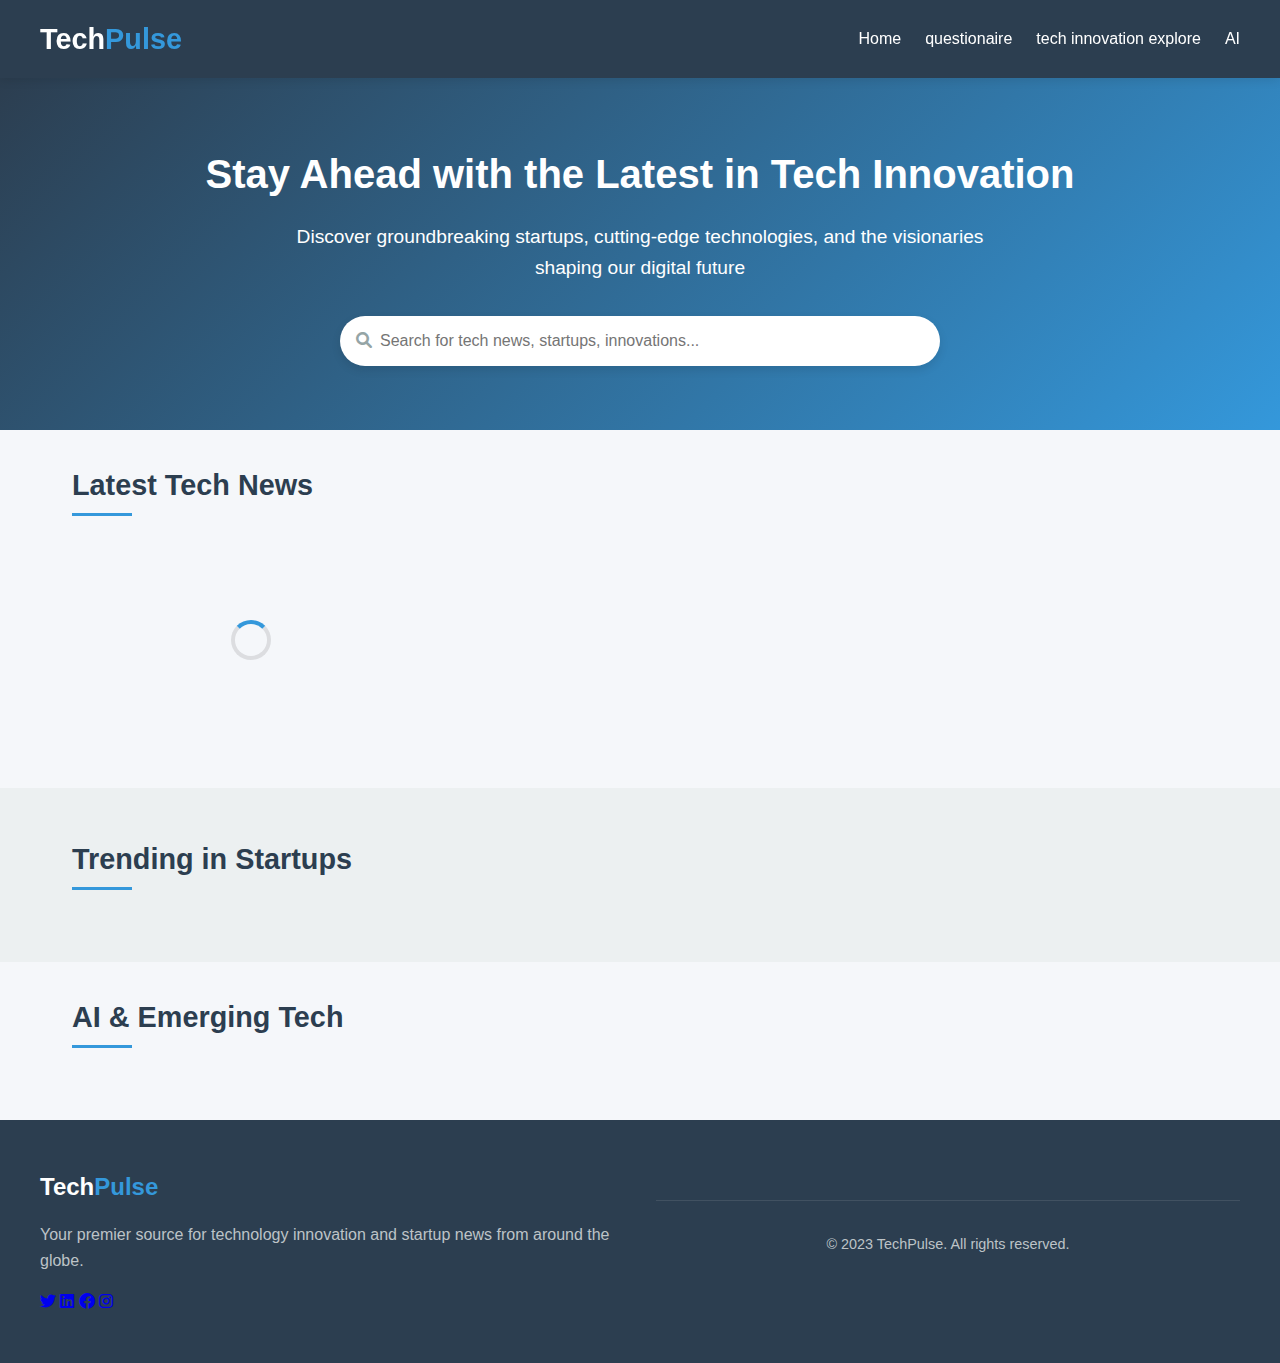
<file: index.html>
<!DOCTYPE html>
<html lang="en">
<head>
    <meta charset="UTF-8">
    <meta name="viewport" content="width=device-width, initial-scale=1.0">
    <title>TechPulse | Innovation & Startup News</title>
    <style>
        :root {
            --primary: #2c3e50;
            --secondary: #3498db;
            --accent: #e74c3c;
            --light: #ecf0f1;
            --dark: #2c3e50;
            --gray: #95a5a6;
        }
        
        * {
            margin: 0;
            padding: 0;
            box-sizing: border-box;
            font-family: 'Segoe UI', Tahoma, Geneva, Verdana, sans-serif;
        }
        
        body {
            background-color: #f5f7fa;
            color: #333;
            line-height: 1.6;
        }
        
        header {
            background-color: var(--primary);
            color: white;
            padding: 1rem 2rem;
            box-shadow: 0 2px 10px rgba(0,0,0,0.1);
            position: sticky;
            top: 0;
            z-index: 100;
        }
        
        .header-container {
            display: flex;
            justify-content: space-between;
            align-items: center;
            max-width: 1200px;
            margin: 0 auto;
        }
        
        .logo {
            font-size: 1.8rem;
            font-weight: 700;
            color: white;
            text-decoration: none;
        }
        
        .logo span {
            color: var(--secondary);
        }
        
        nav ul {
            display: flex;
            list-style: none;
        }
        
        nav ul li {
            margin-left: 1.5rem;
        }
        
        nav ul li a {
            color: white;
            text-decoration: none;
            font-weight: 500;
            transition: color 0.3s;
        }
        
        nav ul li a:hover {
            color: var(--secondary);
        }
        
        .hero {
            background: linear-gradient(135deg, #2c3e50 0%, #3498db 100%);
            color: white;
            padding: 4rem 2rem;
            text-align: center;
        }
        
        .hero h1 {
            font-size: 2.5rem;
            margin-bottom: 1rem;
        }
        
        .hero p {
            font-size: 1.2rem;
            max-width: 700px;
            margin: 0 auto 2rem;
        }
        
        .search-container {
            max-width: 600px;
            margin: 0 auto;
            position: relative;
        }
        
        .search-container input {
            width: 100%;
            padding: 1rem;
            border-radius: 50px;
            border: none;
            font-size: 1rem;
            padding-left: 2.5rem;
            box-shadow: 0 4px 10px rgba(0,0,0,0.1);
        }
        
        .search-container i {
            position: absolute;
            left: 1rem;
            top: 1rem;
            color: var(--gray);
        }
        
        .container {
            max-width: 1200px;
            margin: 2rem auto;
            padding: 0 2rem;
        }
        
        .section-title {
            font-size: 1.8rem;
            margin-bottom: 1.5rem;
            color: var(--dark);
            position: relative;
            padding-bottom: 0.5rem;
        }
        
        .section-title::after {
            content: '';
            position: absolute;
            bottom: 0;
            left: 0;
            width: 60px;
            height: 3px;
            background-color: var(--secondary);
        }
        
        .news-grid {
            display: grid;
            grid-template-columns: repeat(auto-fill, minmax(300px, 1fr));
            gap: 2rem;
            margin-bottom: 3rem;
        }
        
        .news-card {
            background: white;
            border-radius: 8px;
            overflow: hidden;
            box-shadow: 0 3px 10px rgba(0,0,0,0.1);
            transition: transform 0.3s, box-shadow 0.3s;
        }
        
        .news-card:hover {
            transform: translateY(-5px);
            box-shadow: 0 10px 20px rgba(0,0,0,0.1);
        }
        
        .news-card img {
            width: 100%;
            height: 180px;
            object-fit: cover;
        }
        
        .news-content {
            padding: 1.5rem;
        }
        
        .news-category {
            display: inline-block;
            background-color: var(--secondary);
            color: white;
            padding: 0.3rem 0.8rem;
            border-radius: 50px;
            font-size: 0.8rem;
            margin-bottom: 0.8rem;
        }
        
        .news-title {
            font-size: 1.2rem;
            margin-bottom: 0.5rem;
            line-height: 1.4;
        }
        
        .news-excerpt {
            color: var(--gray);
            margin-bottom: 1rem;
            font-size: 0.9rem;
        }
        
        .news-meta {
            display: flex;
            justify-content: space-between;
            align-items: center;
            font-size: 0.8rem;
            color: var(--gray);
        }
        
        .read-more {
            display: inline-block;
            color: var(--secondary);
            font-weight: 600;
            text-decoration: none;
            margin-top: 1rem;
        }
        
        .trending {
            background-color: var(--light);
            padding: 3rem 0;
        }
        
        .trending-container {
            max-width: 1200px;
            margin: 0 auto;
            padding: 0 2rem;
        }
        
        .trending-grid {
            display: grid;
            grid-template-columns: repeat(auto-fill, minmax(250px, 1fr));
            gap: 1.5rem;
        }
        
        .trending-card {
            background: white;
            border-radius: 8px;
            padding: 1.5rem;
            box-shadow: 0 3px 10px rgba(0,0,0,0.05);
        }
        
        .trending-number {
            font-size: 2rem;
            font-weight: 700;
            color: var(--secondary);
            margin-bottom: 0.5rem;
        }
        
        .trending-title {
            font-size: 1.1rem;
            margin-bottom: 0.5rem;
        }
        
        .newsletter {
            background-color: var(--primary);
            color: white;
            padding: 3rem 2rem;
            text-align: center;
        }
        
        .newsletter-container {
            max-width: 600px;
            margin: 0 auto;
        }
        
        .newsletter h2 {
            font-size: 1.8rem;
            margin-bottom: 1rem;
        }
        
        .newsletter p {
            margin-bottom: 1.5rem;
        }
        
        .newsletter-form {
            display: flex;
            max-width: 500px;
            margin: 0 auto;
        }
        
        .newsletter-form input {
            flex: 1;
            padding: 1rem;
            border: none;
            border-radius: 4px 0 0 4px;
            font-size: 1rem;
        }
        
        .newsletter-form button {
            background-color: var(--accent);
            color: white;
            border: none;
            padding: 0 1.5rem;
            border-radius: 0 4px 4px 0;
            cursor: pointer;
            font-weight: 600;
            transition: background-color 0.3s;
        }
        
        .newsletter-form button:hover {
            background-color: #c0392b;
        }
        
        footer {
            background-color: var(--dark);
            color: white;
            padding: 3rem 2rem;
        }
        
        .footer-container {
            max-width: 1200px;
            margin: 0 auto;
            display: grid;
            grid-template-columns: repeat(auto-fit, minmax(200px, 1fr));
            gap: 2rem;
        }
        
        .footer-logo {
            font-size: 1.5rem;
            font-weight: 700;
            margin-bottom: 1rem;
        }
        
        .footer-logo span {
            color: var(--secondary);
        }
        
        .footer-about p {
            margin-bottom: 1rem;
            color: #bdc3c7;
        }
        
        .footer-links h3, .footer-contact h3 {
            font-size: 1.2rem;
            margin-bottom: 1.5rem;
            position: relative;
        }
        
        .footer-links h3::after, .footer-contact h3::after {
            content: '';
            position: absolute;
            bottom: -0.5rem;
            left: 0;
            width: 40px;
            height: 2px;
            background-color: var(--secondary);
        }
        
        .footer-links ul {
            list-style: none;
        }
        
        .footer-links ul li {
            margin-bottom: 0.5rem;
        }
        
        .footer-links ul li a {
            color: #bdc3c7;
            text-decoration: none;
            transition: color 0.3s;
        }
        
        .footer-links ul li a:hover {
            color: var(--secondary);
        }
        
        .footer-contact p {
            color: #bdc3c7;
            margin-bottom: 0.5rem;
            display: flex;
            align-items: center;
        }
        
        .footer-contact i {
            margin-right: 0.5rem;
            color: var(--secondary);
        }
        
        .copyright {
            text-align: center;
            padding-top: 2rem;
            margin-top: 2rem;
            border-top: 1px solid rgba(255,255,255,0.1);
            color: #bdc3c7;
            font-size: 0.9rem;
        }
        
        /* Loading state */
        .loading {
            display: flex;
            justify-content: center;
            align-items: center;
            height: 200px;
        }
        
        .spinner {
            width: 40px;
            height: 40px;
            border: 4px solid rgba(0, 0, 0, 0.1);
            border-radius: 50%;
            border-top-color: var(--secondary);
            animation: spin 1s ease-in-out infinite;
        }
        
        @keyframes spin {
            to { transform: rotate(360deg); }
        }
        
        /* Responsive design */
        @media (max-width: 768px) {
            .header-container {
                flex-direction: column;
                text-align: center;
            }
            
            nav ul {
                margin-top: 1rem;
            }
            
            nav ul li {
                margin: 0 0.5rem;
            }
            
            .hero h1 {
                font-size: 2rem;
            }
            
            .newsletter-form {
                flex-direction: column;
            }
            
            .newsletter-form input {
                border-radius: 4px;
                margin-bottom: 0.5rem;
            }
            
            .newsletter-form button {
                border-radius: 4px;
                padding: 1rem;
            }
        }
    </style>
    <link rel="stylesheet" href="https://cdnjs.cloudflare.com/ajax/libs/font-awesome/6.0.0-beta3/css/all.min.css">
</head>
<body>
    <header>
        <div class="header-container">
            <a href="#" class="logo">Tech<span>Pulse</span></a>
            <nav>
                <ul>
                    <li><a href="#">Home</a></li>
                    <li><a href="login.html">questionaire</a></li>
                    <li><a href="index3.html">tech innovation explore</a></li>
                    
                    <li><a href="index2.html">AI</a></li>
                    
                </ul>
            </nav>
        </div>
    </header>
    
    <section class="hero">
        <h1>Stay Ahead with the Latest in Tech Innovation</h1>
        <p>Discover groundbreaking startups, cutting-edge technologies, and the visionaries shaping our digital future</p>
        <div class="search-container">
            <i class="fas fa-search"></i>
            <input type="text" placeholder="Search for tech news, startups, innovations...">
        </div>
    </section>
    
    <div class="container">
        <h2 class="section-title">Latest Tech News</h2>
        <div class="news-grid" id="newsContainer">
            <!-- News cards will be inserted here by JavaScript -->
            <div class="loading">
                <div class="spinner"></div>
            </div>
        </div>
    </div>
    
    <section class="trending">
        <div class="trending-container">
            <h2 class="section-title">Trending in Startups</h2>
            <div class="trending-grid" id="trendingContainer">
                <!-- Trending cards will be inserted here by JavaScript -->
            </div>
        </div>
    </section>
    
    <div class="container">
        <h2 class="section-title">AI & Emerging Tech</h2>
        <div class="news-grid" id="aiContainer">
            <!-- AI news cards will be inserted here by JavaScript -->
        </div>
    </div>
    
   
    
    <footer>
        <div class="footer-container">
            <div class="footer-about">
                <div class="footer-logo">Tech<span>Pulse</span></div>
                <p>Your premier source for technology innovation and startup news from around the globe.</p>
                <div class="social-icons">
                    <a href="#"><i class="fab fa-twitter"></i></a>
                    <a href="#"><i class="fab fa-linkedin"></i></a>
                    <a href="#"><i class="fab fa-facebook"></i></a>
                    <a href="#"><i class="fab fa-instagram"></i></a>
                </div>
            </div>
           
        <div class="copyright">
            <p>&copy; 2023 TechPulse. All rights reserved.</p>
        </div>
    </footer>

    <script>
        // Sample news data (in a real app, you would fetch this from an API)
        const techNews = [
            {
                title: "OpenAI Unveils GPT-5 With Revolutionary Capabilities",
                excerpt: "The latest iteration of the AI model shows unprecedented understanding and creativity in problem-solving.",
                category: "AI",
                date: "2023-11-15",
                image: "https://source.unsplash.com/random/600x400/?ai,technology",
                url: "#"
            },
            {
                title: "Quantum Startup Raises $200M to Build Commercial Quantum Computer",
                excerpt: "The funding round was led by prominent VC firms betting on quantum supremacy.",
                category: "Quantum",
                date: "2023-11-14",
                image: "https://source.unsplash.com/random/600x400/?quantum,computer",
                url: "#"
            },
            {
                title: "Elon Musk's Neuralink Gets FDA Approval for Human Trials",
                excerpt: "The brain-chip startup can now begin testing its technology on human subjects.",
                category: "Biotech",
                date: "2023-11-13",
                image: "https://source.unsplash.com/random/600x400/?neuralink,brain",
                url: "#"
            },
            {
                title: "European Fintech Revolut Hits $33B Valuation in Latest Funding",
                excerpt: "The digital banking platform continues its rapid expansion across global markets.",
                category: "Fintech",
                date: "2023-11-12",
                image: "https://source.unsplash.com/random/600x400/?fintech,banking",
                url: "#"
            },
            {
                title: "Apple's AR Glasses Set to Launch in Early 2024",
                excerpt: "Industry insiders reveal the highly anticipated wearable will redefine augmented reality.",
                category: "AR/VR",
                date: "2023-11-11",
                image: "https://source.unsplash.com/random/600x400/?ar,glasses",
                url: "#"
            },
            {
                title: "Climate Tech Startup Develops Carbon Capture Breakthrough",
                excerpt: "The new technology promises to remove CO2 from the atmosphere at industrial scale.",
                category: "Climate Tech",
                date: "2023-11-10",
                image: "https://source.unsplash.com/random/600x400/?climate,technology",
                url: "#"
            }
        ];

        const trendingStartups = [
            { title: "Anthropic's Claude AI Challenges ChatGPT Dominance", rank: 1 },
            { title: "SpaceX Spin-off Announces Lunar Mining Operations", rank: 2 },
            { title: "Web3 Platform Raises $50M for Decentralized Social Network", rank: 3 },
            { title: "Biotech Firm Discovers Anti-Aging Compound", rank: 4 },
            { title: "Robotics Startup Automates Fast Food Industry", rank: 5 }
        ];

        const aiNews = [
            {
                title: "Google DeepMind's New Model Solves Complex Math Problems",
                excerpt: "The AI system demonstrates advanced reasoning capabilities previously thought impossible.",
                category: "AI Research",
                date: "2023-11-14",
                image: "https://source.unsplash.com/random/600x400/?deepmind,math",
                url: "#"
            },
            {
                title: "Microsoft Integrates AI Copilot Across All Products",
                excerpt: "The AI assistant will now be available in Windows, Office, and Azure services.",
                category: "AI Products",
                date: "2023-11-13",
                image: "https://source.unsplash.com/random/600x400/?microsoft,ai",
                url: "#"
            },
            {
                title: "Ethicists Warn of Unchecked AI Development Pace",
                excerpt: "Experts call for more regulation as AI capabilities advance rapidly.",
                category: "AI Ethics",
                date: "2023-11-12",
                image: "https://source.unsplash.com/random/600x400/?ethics,technology",
                url: "#"
            }
        ];

        // Function to format date
        function formatDate(dateString) {
            const options = { year: 'numeric', month: 'short', day: 'numeric' };
            return new Date(dateString).toLocaleDateString('en-US', options);
        }

        // Function to render news cards
        function renderNews(newsArray, containerId) {
            const container = document.getElementById(containerId);
            container.innerHTML = '';
            
            newsArray.forEach(news => {
                const card = document.createElement('div');
                card.className = 'news-card';
                card.innerHTML = `
                    <img src="${news.image}" alt="${news.title}">
                    <div class="news-content">
                        <span class="news-category">${news.category}</span>
                        <h3 class="news-title">${news.title}</h3>
                        <p class="news-excerpt">${news.excerpt}</p>
                        <div class="news-meta">
                            <span>${formatDate(news.date)}</span>
                            <span>5 min read</span>
                        </div>
                        <a href="${news.url}" class="read-more">Read More →</a>
                    </div>
                `;
                container.appendChild(card);
            });
        }

        // Function to render trending cards
        function renderTrending(trendingArray, containerId) {
            const container = document.getElementById(containerId);
            container.innerHTML = '';
            
            trendingArray.forEach(item => {
                const card = document.createElement('div');
                card.className = 'trending-card';
                card.innerHTML = `
                    <div class="trending-number">${item.rank}</div>
                    <h3 class="trending-title">${item.title}</h3>
                    <a href="#" class="read-more">Read Story →</a>
                `;
                container.appendChild(card);
            });
        }

        // Initialize the page
        document.addEventListener('DOMContentLoaded', function() {
            // Simulate API loading delay
            setTimeout(() => {
                renderNews(techNews, 'newsContainer');
                renderTrending(trendingStartups, 'trendingContainer');
                renderNews(aiNews, 'aiContainer');
            }, 1000);
            
            // Newsletter form submission
            document.querySelector('.newsletter-form').addEventListener('submit', function(e) {
                e.preventDefault();
                const email = this.querySelector('input').value;
                alert(`Thank you for subscribing with ${email}! You'll receive our next newsletter.`);
                this.querySelector('input').value = '';
            });
        });

        // In a real implementation, you would fetch from an API like this:
        /*
        async function fetchTechNews() {
            try {
                const response = await fetch('https://tech-news-api.com/latest');
                const data = await response.json();
                renderNews(data.articles, 'newsContainer');
            } catch (error) {
                console.error('Error fetching news:', error);
                // Show error message to user
            }
        }
        */
    </script>
</body>
</html>
</file>
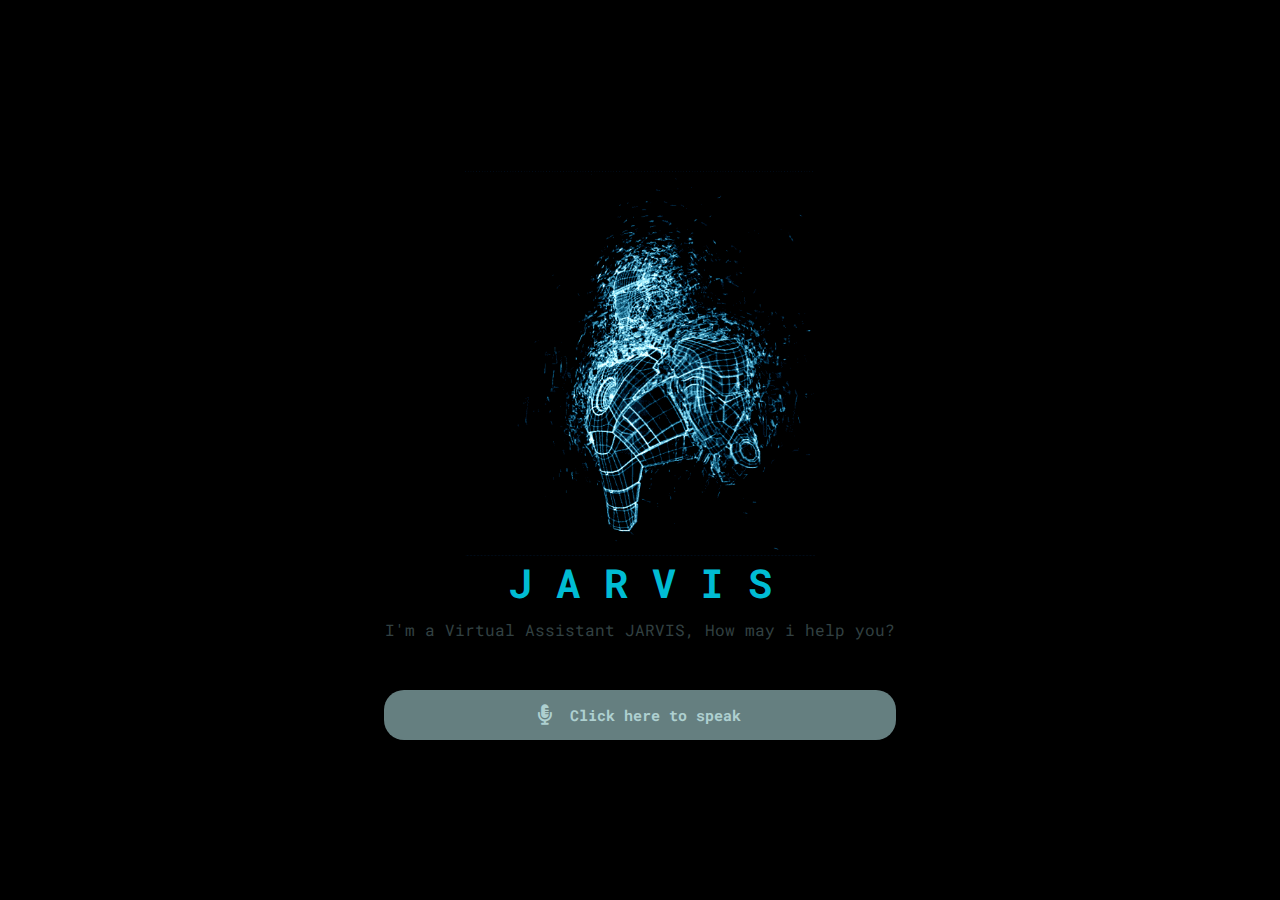
<file: index2.html>
<!DOCTYPE html>
<html lang="en">

<head>
    <meta charset="UTF-8">
    <meta http-equiv="X-UA-Compatible" content="IE=edge">
    <meta name="viewport" content="width=device-width, initial-scale=1.0">
    <title>JARVIS - Virtual Assistant</title>
    <link rel="shortcut icon" href="avatar.png" type="image/x-icon">
    <link rel="stylesheet" href="style2.css">
    <link rel="stylesheet" href="https://cdnjs.cloudflare.com/ajax/libs/font-awesome/5.15.3/css/all.min.css">

</head>

<body>
    <section class="main">
        <div class="image-container">
            <div class="image">
                <img src="giphy.gif" alt="image">
            </div>
            <h1>J A R V I S</h1>
            <p>I'm a Virtual Assistant JARVIS, How may i help you?</p>
        </div>
        <div class="input">
            <button class="talk"><i class="fas fa-microphone-alt"></i></button>
            <h1 class="content"> Click here to speak</h1>
        </div>
    </section>
    <script src="app.js"></script>
</body>

</html>
</file>
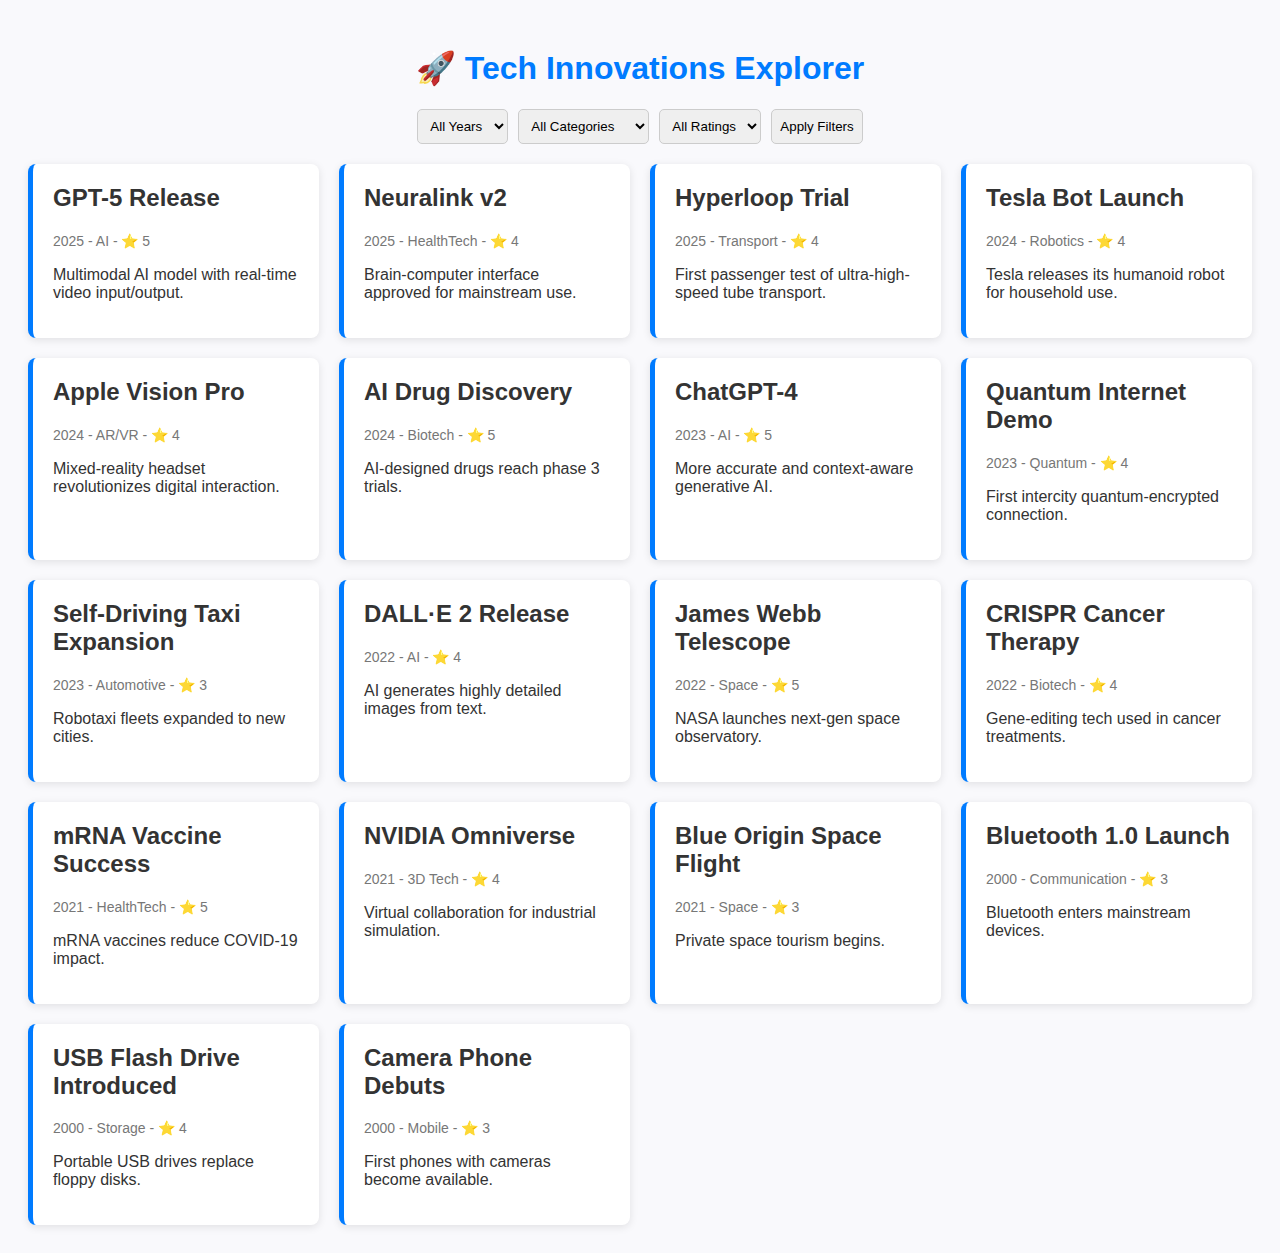
<file: index3.html>
<!DOCTYPE html>
<html lang="en">
<head>
  <meta charset="UTF-8" />
  <title>Tech Innovations Explorer</title>
  <style>body {
    font-family: 'Segoe UI', sans-serif;
    background: #f9f9fc;
    padding: 20px;
    color: #333;
  }
  
  h1 {
    text-align: center;
    color: #007bff;
  }
  
  .filters {
    display: flex;
    gap: 10px;
    justify-content: center;
    margin: 20px 0;
  }
  
  select, button {
    padding: 8px;
    border-radius: 5px;
    border: 1px solid #ccc;
  }
  
  #innovationContainer {
    display: grid;
    grid-template-columns: repeat(auto-fit, minmax(280px, 1fr));
    gap: 20px;
  }
  
  .card {
    background: white;
    padding: 20px;
    border-left: 5px solid #007bff;
    box-shadow: 0 2px 8px rgba(0,0,0,0.1);
    border-radius: 8px;
  }
  
  .card h2 {
    margin-top: 0;
  }
  
  .card small {
    color: #777;
    font-size: 14px;
  }
  </style>
</head>
<body>
  <h1>🚀 Tech Innovations Explorer</h1>

  <div class="filters">
    <select id="yearFilter">
      <option value="">All Years</option>
    </select>
    <select id="categoryFilter">
      <option value="">All Categories</option>
    </select>
    <select id="ratingFilter">
      <option value="">All Ratings</option>
      <option value="3">3★+</option>
      <option value="4">4★+</option>
    </select>
    <button onclick="applyFilters()">Apply Filters</button>
  </div>

  <div id="innovationContainer"></div>

  <script>
  const innovations = [
  // --- 2025 ---
  { title: "GPT-5 Release", description: "Multimodal AI model with real-time video input/output.", year: 2025, category: "AI", rating: 5 },
  { title: "Neuralink v2", description: "Brain-computer interface approved for mainstream use.", year: 2025, category: "HealthTech", rating: 4 },
  { title: "Hyperloop Trial", description: "First passenger test of ultra-high-speed tube transport.", year: 2025, category: "Transport", rating: 4 },

  // --- 2024 ---
  { title: "Tesla Bot Launch", description: "Tesla releases its humanoid robot for household use.", year: 2024, category: "Robotics", rating: 4 },
  { title: "Apple Vision Pro", description: "Mixed-reality headset revolutionizes digital interaction.", year: 2024, category: "AR/VR", rating: 4 },
  { title: "AI Drug Discovery", description: "AI-designed drugs reach phase 3 trials.", year: 2024, category: "Biotech", rating: 5 },

  // --- 2023 ---
  { title: "ChatGPT-4", description: "More accurate and context-aware generative AI.", year: 2023, category: "AI", rating: 5 },
  { title: "Quantum Internet Demo", description: "First intercity quantum-encrypted connection.", year: 2023, category: "Quantum", rating: 4 },
  { title: "Self-Driving Taxi Expansion", description: "Robotaxi fleets expanded to new cities.", year: 2023, category: "Automotive", rating: 3 },

  // --- 2022 ---
  { title: "DALL·E 2 Release", description: "AI generates highly detailed images from text.", year: 2022, category: "AI", rating: 4 },
  { title: "James Webb Telescope", description: "NASA launches next-gen space observatory.", year: 2022, category: "Space", rating: 5 },
  { title: "CRISPR Cancer Therapy", description: "Gene-editing tech used in cancer treatments.", year: 2022, category: "Biotech", rating: 4 },

  // --- 2021 ---
  { title: "mRNA Vaccine Success", description: "mRNA vaccines reduce COVID-19 impact.", year: 2021, category: "HealthTech", rating: 5 },
  { title: "NVIDIA Omniverse", description: "Virtual collaboration for industrial simulation.", year: 2021, category: "3D Tech", rating: 4 },
  { title: "Blue Origin Space Flight", description: "Private space tourism begins.", year: 2021, category: "Space", rating: 3 },

  // ... (Include 3 per year, same format) ...
  // You can continue down to 2000 by following the same pattern.

  // --- 2000 ---
  { title: "Bluetooth 1.0 Launch", description: "Bluetooth enters mainstream devices.", year: 2000, category: "Communication", rating: 3 },
  { title: "USB Flash Drive Introduced", description: "Portable USB drives replace floppy disks.", year: 2000, category: "Storage", rating: 4 },
  { title: "Camera Phone Debuts", description: "First phones with cameras become available.", year: 2000, category: "Mobile", rating: 3 }
];

function renderInnovations(data) {
  const container = document.getElementById("innovationContainer");
  container.innerHTML = "";

  if (data.length === 0) {
    container.innerHTML = "<p>No innovations found.</p>";
    return;
  }

  data.forEach(item => {
    const div = document.createElement("div");
    div.className = "card";
    div.innerHTML = `
      <h2>${item.title}</h2>
      <small>${item.year} - ${item.category} - ⭐ ${item.rating}</small>
      <p>${item.description}</p>
    `;
    container.appendChild(div);
  });
}

function applyFilters() {
  const year = document.getElementById("yearFilter").value;
  const category = document.getElementById("categoryFilter").value;
  const rating = document.getElementById("ratingFilter").value;

  let filtered = innovations;

  if (year) filtered = filtered.filter(item => item.year == year);
  if (category) filtered = filtered.filter(item => item.category == category);
  if (rating) filtered = filtered.filter(item => item.rating >= rating);

  renderInnovations(filtered);
}

function populateFilters() {
  const yearFilter = document.getElementById("yearFilter");
  const categoryFilter = document.getElementById("categoryFilter");

  // Populate years from 2025 to 2000
  for (let y = 2025; y >= 2000; y--) {
    const option = document.createElement("option");
    option.value = y;
    option.textContent = y;
    yearFilter.appendChild(option);
  }

  // Unique categories from data
  const categories = [...new Set(innovations.map(i => i.category))];
  categories.forEach(cat => {
    const option = document.createElement("option");
    option.value = cat;
    option.textContent = cat;
    categoryFilter.appendChild(option);
  });
}

window.onload = () => {
  populateFilters();
  renderInnovations(innovations);
};


  </script> 
</body>
</html>
</file>
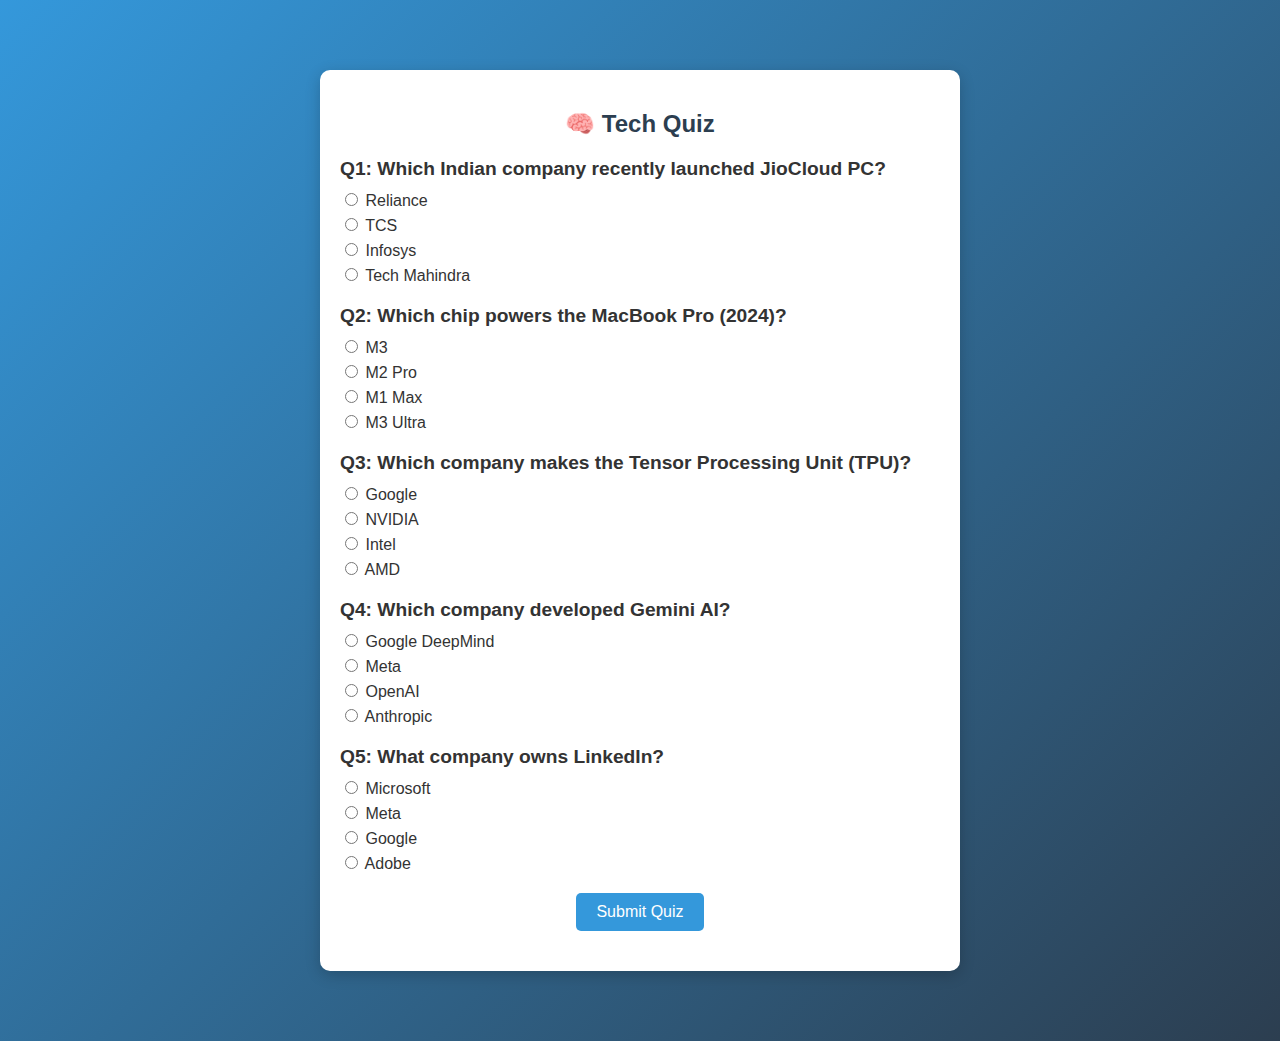
<file: login.html>
<!DOCTYPE html>
<html>
<head>
  <title>🔥 Tech Quiz Game</title>
  <style>
    body {
      font-family: Arial, sans-serif;
      background: linear-gradient(135deg, #3498db, #2c3e50);
      color: #fff;
      padding: 20px;
      margin: 0;
    }
    .quiz-box {
      background: #fff;
      color: #333;
      padding: 20px;
      border-radius: 10px;
      max-width: 600px;
      margin: 50px auto;
      box-shadow: 0 4px 15px rgba(0, 0, 0, 0.2);
    }
    .quiz-box h2 {
      text-align: center;
      margin-bottom: 20px;
      color: #2c3e50;
    }
    .question {
      margin-bottom: 20px;
    }
    .question h3 {
      margin: 0 0 10px;
      font-size: 1.2rem;
    }
    label {
      font-size: 1rem;
      display: block;
      margin-bottom: 5px;
    }
    button {
      background: #3498db;
      color: white;
      border: none;
      padding: 10px 20px;
      cursor: pointer;
      border-radius: 5px;
      font-size: 1rem;
      transition: background 0.3s;
      display: block;
      margin: 20px auto 0;
    }
    button:hover {
      background: #2980b9;
    }
    #result {
      text-align: center;
      margin-top: 20px;
      font-size: 1.2rem;
      font-weight: bold;
    }
  </style>
</head>
<body>

<div class="quiz-box">
  <h2>🧠 Tech Quiz</h2>
  <form id="quizForm">
    <!-- Questions will be inserted here -->
  </form>
  <button onclick="submitQuiz()">Submit Quiz</button>
  <div id="result"></div>
</div>

<script>
const questions = [
  { question: "Which company launched GPT-4 Turbo in 2023?", options: ["OpenAI", "Google", "Meta", "Microsoft"], answer: "OpenAI" },
  { question: "What is the name of Apple's first mixed reality headset?", options: ["Vision Pro", "Apple XR", "iVision", "AR Pro"], answer: "Vision Pro" },
  { question: "Which Indian AI startup raised $50M in 2024?", options: ["Sarvam AI", "Zoho AI", "Karya", "AIndra"], answer: "Sarvam AI" },
  { question: "Which company developed Gemini AI?", options: ["Google DeepMind", "Meta", "OpenAI", "Anthropic"], answer: "Google DeepMind" },
  { question: "Which chip powers the MacBook Pro (2024)?", options: ["M3", "M2 Pro", "M1 Max", "M3 Ultra"], answer: "M3" },
  { question: "What is the full form of LLM in AI?", options: ["Large Language Model", "Light Learning Model", "Language Logic Model", "Linguistic Learning Mechanism"], answer: "Large Language Model" },
  { question: "Which company acquired Figma in 2022?", options: ["Adobe", "Canva", "Apple", "Microsoft"], answer: "Adobe" },
  { question: "What framework does Next.js build upon?", options: ["React", "Vue", "Angular", "Svelte"], answer: "React" },
  { question: "What does CDN stand for?", options: ["Content Delivery Network", "Cloud Data Node", "Central Domain Network", "Cache Distribution Network"], answer: "Content Delivery Network" },
  { question: "Which company makes the Tensor Processing Unit (TPU)?", options: ["Google", "NVIDIA", "Intel", "AMD"], answer: "Google" },

  { question: "What programming language is used for Smart Contracts in Ethereum?", options: ["Solidity", "Rust", "Python", "Go"], answer: "Solidity" },
  { question: "Which Indian state launched a blockchain land registry?", options: ["Telangana", "Kerala", "Punjab", "Gujarat"], answer: "Telangana" },
  { question: "What year did ChatGPT first launch publicly?", options: ["2022", "2020", "2023", "2019"], answer: "2022" },
  { question: "Which AI model is developed by Anthropic?", options: ["Claude", "Gemini", "LLaMA", "PaLM"], answer: "Claude" },
  { question: "Which browser focuses on privacy and blocks ads by default?", options: ["Brave", "Opera", "Chrome", "Edge"], answer: "Brave" },
  { question: "Which tool is used to version control code?", options: ["Git", "Jira", "Jenkins", "Docker"], answer: "Git" },
  { question: "Which platform owns GitHub?", options: ["Microsoft", "Amazon", "Meta", "Google"], answer: "Microsoft" },
  { question: "Which Indian startup runs the platform ‘Koo’?", options: ["Bombinate", "Mohalla Tech", "Koo India Pvt Ltd", "Entrackr"], answer: "Bombinate" },
  { question: "What is the max token limit of GPT-4 Turbo?", options: ["128K", "32K", "65K", "256K"], answer: "128K" },
  { question: "Which service does AWS Lambda provide?", options: ["Serverless Compute", "Object Storage", "Database", "Load Balancing"], answer: "Serverless Compute" },

  { question: "What protocol secures websites via HTTPS?", options: ["TLS", "FTP", "UDP", "SSH"], answer: "TLS" },
  { question: "Which cloud provider offers BigQuery?", options: ["Google Cloud", "Azure", "AWS", "Oracle"], answer: "Google Cloud" },
  { question: "What does REST stand for?", options: ["Representational State Transfer", "Remote Server Tunnel", "Rapid Secure Transfer", "Runtime Event State"], answer: "Representational State Transfer" },
  { question: "Which company created the Rust programming language?", options: ["Mozilla", "Oracle", "IBM", "Google"], answer: "Mozilla" },
  { question: "What does API stand for?", options: ["Application Programming Interface", "Automated Program Integration", "Applied Programming Internet", "Advanced Protocol Interface"], answer: "Application Programming Interface" },
  { question: "Which AI model is known for image generation?", options: ["DALL·E", "Codex", "ChatGPT", "Gemini"], answer: "DALL·E" },
  { question: "What tool is commonly used for container orchestration?", options: ["Kubernetes", "Docker Compose", "Podman", "Chef"], answer: "Kubernetes" },
  { question: "What does VPN stand for?", options: ["Virtual Private Network", "Verified Protocol Network", "Virtual Public Node", "VoIP Protocol Network"], answer: "Virtual Private Network" },
  { question: "Which language is the TensorFlow library written in?", options: ["Python", "Java", "C++", "Go"], answer: "Python" },
  { question: "Which social app was acquired by Elon Musk?", options: ["Twitter", "Clubhouse", "Reddit", "Instagram"], answer: "Twitter" },

  { question: "Which chip does the Google Pixel 8 use?", options: ["Tensor G3", "Snapdragon 8 Gen 2", "Exynos", "Apple A17"], answer: "Tensor G3" },
  { question: "Which app was banned in India in 2020?", options: ["TikTok", "Snapchat", "Telegram", "Reddit"], answer: "TikTok" },
  { question: "Which cloud platform offers CloudFormation?", options: ["AWS", "Azure", "GCP", "IBM Cloud"], answer: "AWS" },
  { question: "What company owns LinkedIn?", options: ["Microsoft", "Meta", "Google", "Adobe"], answer: "Microsoft" },
  { question: "Which country leads in semiconductor production?", options: ["Taiwan", "USA", "China", "Japan"], answer: "Taiwan" },
  { question: "What does HTML stand for?", options: ["HyperText Markup Language", "Hyper Transfer Machine Language", "HighText Machine Language", "Hyper Text Markdown Language"], answer: "HyperText Markup Language" },
  { question: "What is the name of Microsoft’s AI assistant in Windows 11?", options: ["Copilot", "Clippy", "EdgeGPT", "Synthia"], answer: "Copilot" },
  { question: "What tech conference did Sundar Pichai present Gemini AI at?", options: ["Google I/O 2023", "Google Cloud Next", "AI Dev Day", "TensorCon"], answer: "Google I/O 2023" },
  { question: "Which tool helps visualize Git branches?", options: ["GitKraken", "Figma", "Xcode", "VS Code"], answer: "GitKraken" },
  { question: "Which city is known as India’s Silicon Valley?", options: ["Bangalore", "Mumbai", "Hyderabad", "Chennai"], answer: "Bangalore" },

  { question: "Which protocol is used for secure email transfer?", options: ["SMTP with TLS", "POP3", "IMAP", "FTP"], answer: "SMTP with TLS" },
  { question: "Which Indian company recently launched JioCloud PC?", options: ["Reliance", "TCS", "Infosys", "Tech Mahindra"], answer: "Reliance" },
  { question: "What is the core backend language of WhatsApp?", options: ["Erlang", "Python", "Java", "Node.js"], answer: "Erlang" },
  { question: "Which company owns Android OS?", options: ["Google", "Samsung", "Meta", "Oracle"], answer: "Google" },
  { question: "Which database is a NoSQL type?", options: ["MongoDB", "MySQL", "PostgreSQL", "SQLite"], answer: "MongoDB" },
  { question: "Which Indian app is an alternative to Google Maps?", options: ["MapMyIndia", "GoMap", "NavIC", "IndMap"], answer: "MapMyIndia" },
  { question: "Which IDE is developed by JetBrains?", options: ["PyCharm", "VS Code", "Xcode", "NetBeans"], answer: "PyCharm" },
  { question: "What does DNS stand for?", options: ["Domain Name System", "Data Network Switch", "Digital Naming Service", "Domain Node Server"], answer: "Domain Name System" },
  { question: "Which cloud provider offers Azure OpenAI services?", options: ["Microsoft Azure", "AWS", "Oracle", "IBM"], answer: "Microsoft Azure" },
  { question: "Which OS does Raspberry Pi use?", options: ["Raspberry Pi OS", "Ubuntu", "Debian", "Arch"], answer: "Raspberry Pi OS" }
];

let selectedQuestions = [];
while (selectedQuestions.length < 5) {
  let r = Math.floor(Math.random() * questions.length);
  if (!selectedQuestions.includes(r)) selectedQuestions.push(r);
}

const form = document.getElementById("quizForm");
selectedQuestions.forEach((index, i) => {
  const q = questions[index];
  const div = document.createElement("div");
  div.classList.add("question");
  div.innerHTML = `<h3>Q${i+1}: ${q.question}</h3>`;
  q.options.forEach((opt, j) => {
    div.innerHTML += `
      <label><input type="radio" name="q${i}" value="${opt}" required> ${opt}</label>`;
  });
  form.appendChild(div);
});

function submitQuiz() {
  let score = 0;
  selectedQuestions.forEach((index, i) => {
    const correctAnswer = questions[index].answer;
    const userAnswer = form[`q${i}`].value;
    if (userAnswer === correctAnswer) score++;
  });

  const resultDiv = document.getElementById("result");
  resultDiv.innerText = `You scored ${score}/5! 🎉`;

  // Redirect to index.html after 10 seconds
  setTimeout(() => {
    window.location.href = "index.html";
  }, 10000);
}
</script>

</body>
</html>
</file>
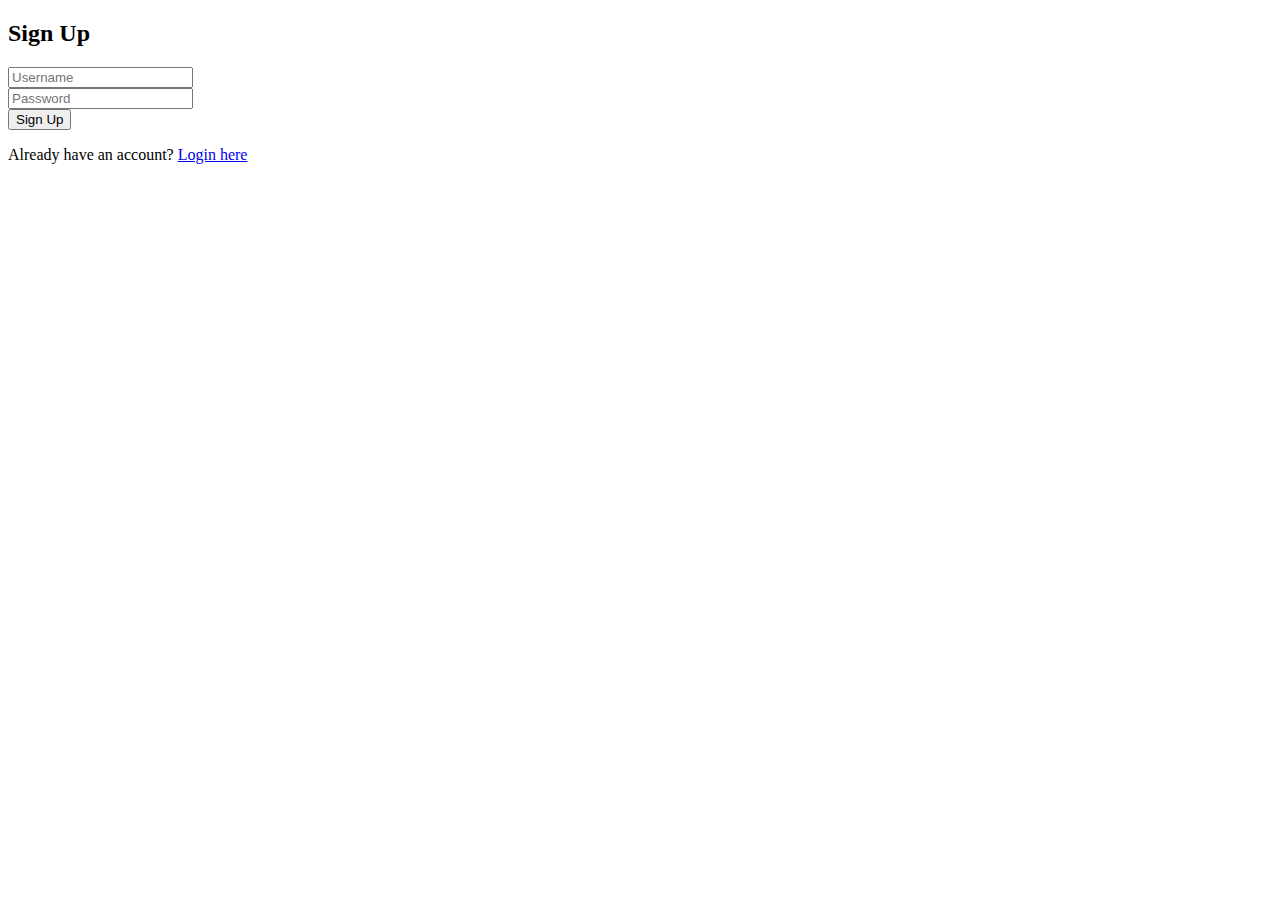
<file: signup.html>
<!DOCTYPE html>
<html lang="en">
<head>
  <meta charset="UTF-8">
  <title>Signup</title>
</head>
<body>
  <h2>Sign Up</h2>
  <form id="signupForm">
    <input type="text" name="username" placeholder="Username" required><br>
    <input type="password" name="password" placeholder="Password" required><br>
    <button type="submit">Sign Up</button>
  </form>
  <p>Already have an account? <a href="login.html">Login here</a></p>

  <script>
    document.getElementById("signupForm").addEventListener("submit", async (e) => {
      e.preventDefault();
      const res = await fetch("/signup", {
        method: "POST",
        headers: { "Content-Type": "application/json" },
        body: JSON.stringify({
          username: e.target.username.value,
          password: e.target.password.value
        })
      });
      if (res.ok) window.location.href = "index.html";
      else alert("Signup failed");
    });
  </script>
</body>
</html>
</file>
<file: style2.css>
@import url("https://fonts.googleapis.com/css2?family=Roboto+Mono:wght@100;200;300;400;500;600;700&display=swap");

* {
  margin: 0;
  padding: 0;
  box-sizing: border-box;
  font-family: "Roboto Mono", monospace;
}

.main {
  min-height: 100vh;
  position: relative;
  width: 100%;
  background: #000;
  display: flex;
  flex-direction: column;
  align-items: center;
  justify-content: center;
}

.main .image-container {
  padding: 10px;
}

.main .image-container .image {
  width: 100%;
  display: flex;
  align-items: center;
  justify-content: center;
}

.main .image-container .image img {
  width: 350px;
  align-items: center;
}


.main .image-container h1 {
  color: #00bcd4;
  text-align: center;
  margin-bottom: 10px;
  font-size: 40px;
}

.main .image-container p {
  color: #324042;
  text-align: center;
  margin-bottom: 40px;
}

.main .input {
  display: flex;
  justify-content: center;
  align-items: center;
  width: 40vw;
  height: 50px;
  border-radius: 20px;
  background: rgb(202 253 255 / 50%);
}

.main .input .talk {
  background: transparent;
  outline: none;
  border: none;
  width: 50px;
  height: 50px;
  display: flex;
  justify-content: center;
  align-items: center;
  font-size: 15px;
  cursor: pointer;
}

.main .input .talk i {
  font-size: 20px;
  color: #aed0d0;
}

.main .input .content {
  color: #aed0d0;
  font-size: 15px;
  margin-right: 20px;
}
</file>
